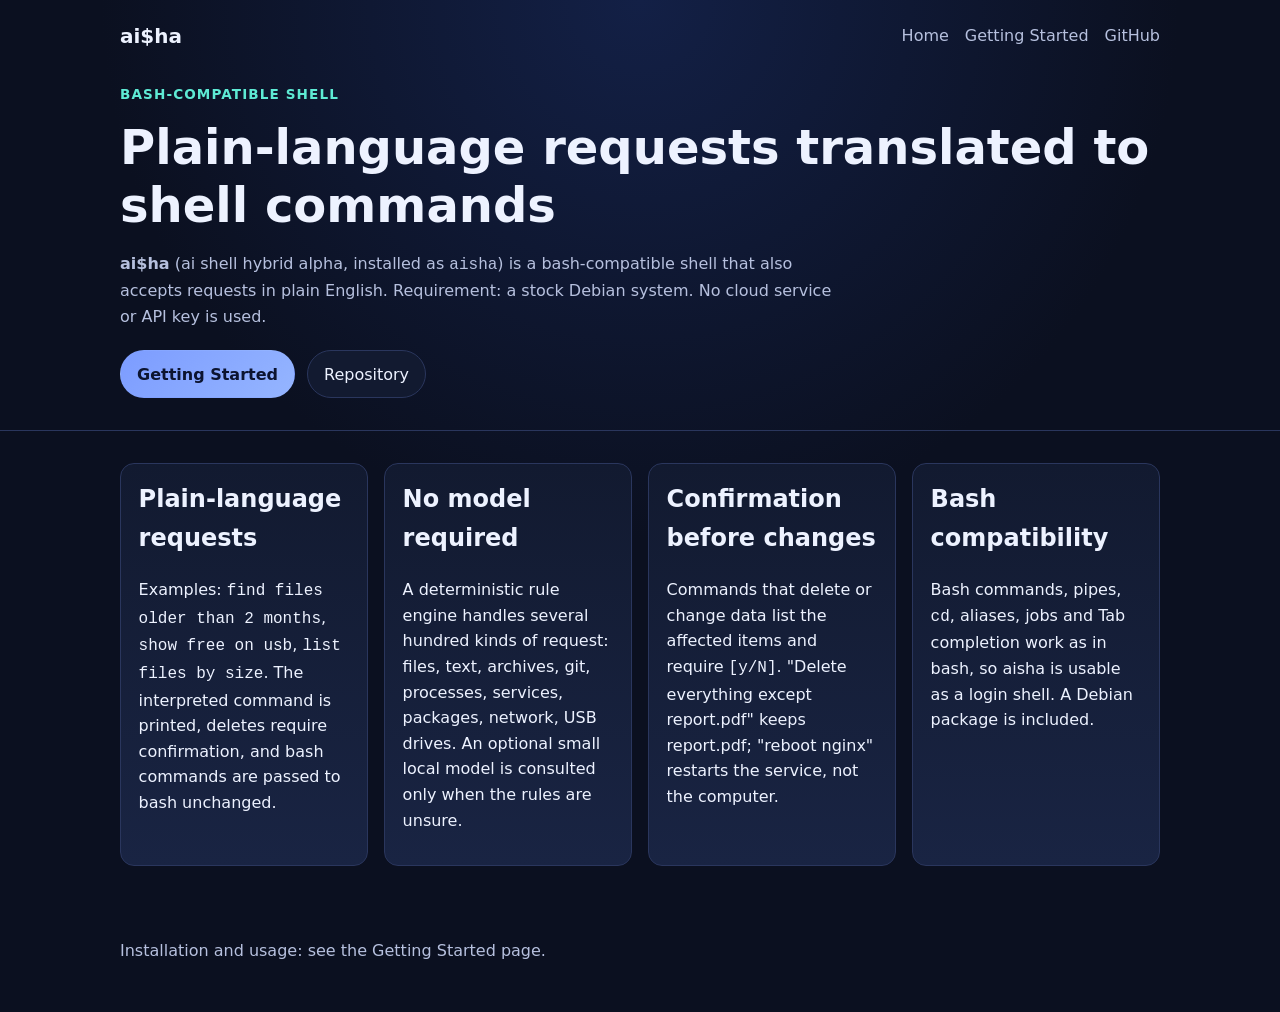
<file: index.html>
<!doctype html>
<html lang="en">
<head>
  <meta charset="utf-8" />
  <meta name="viewport" content="width=device-width, initial-scale=1" />
  <title>ai$ha • ai shell hybrid alpha</title>
  <meta name="description" content="ai$ha (ai shell hybrid alpha): a bash-compatible shell that translates plain-language requests into shell commands, locally, without a cloud service or API key." />
  <link rel="stylesheet" href="styles.css" />
</head>
<body>
  <header class="hero">
    <nav class="nav container">
      <a class="brand" href="index.html">ai$ha</a>
      <div class="links">
        <a href="index.html">Home</a>
        <a href="pages/getting-started.html">Getting Started</a>
        <a href="https://github.com/jugih-official/aisha" target="_blank" rel="noopener">GitHub</a>
      </div>
    </nav>

    <section class="container hero-content">
      <p class="eyebrow">Bash-compatible shell</p>
      <h1>Plain-language requests translated to shell commands</h1>
      <p class="subtitle">
        <strong>ai$ha</strong> (ai shell hybrid alpha, installed as <code>aisha</code>) is a bash-compatible shell that
        also accepts requests in plain English. Requirement: a stock Debian system. No cloud service or API key is used.
      </p>
      <div class="cta-row">
        <a class="button primary" href="pages/getting-started.html">Getting Started</a>
        <a class="button" href="https://github.com/jugih-official/aisha" target="_blank" rel="noopener">Repository</a>
      </div>
    </section>
  </header>

  <main class="container grid">
    <article class="card">
      <h2>Plain-language requests</h2>
      <p>Examples: <code>find files older than 2 months</code>, <code>show free on usb</code>, <code>list files by size</code>.
      The interpreted command is printed, deletes require confirmation, and bash commands are passed to bash unchanged.</p>
    </article>
    <article class="card">
      <h2>No model required</h2>
      <p>A deterministic rule engine handles several hundred kinds of request: files, text, archives, git, processes,
      services, packages, network, USB drives. An optional small local model is consulted only when the rules are unsure.</p>
    </article>
    <article class="card">
      <h2>Confirmation before changes</h2>
      <p>Commands that delete or change data list the affected items and require <code>[y/N]</code>.
      "Delete everything except report.pdf" keeps report.pdf; "reboot nginx" restarts the service, not the computer.</p>
    </article>
    <article class="card">
      <h2>Bash compatibility</h2>
      <p>Bash commands, pipes, <code>cd</code>, aliases, jobs and Tab completion work as in bash, so aisha is usable as a
      login shell. A Debian package is included.</p>
    </article>
  </main>

  <footer class="footer container">
    <p>Installation and usage: see the Getting Started page.</p>
  </footer>
</body>
</html>
</file>
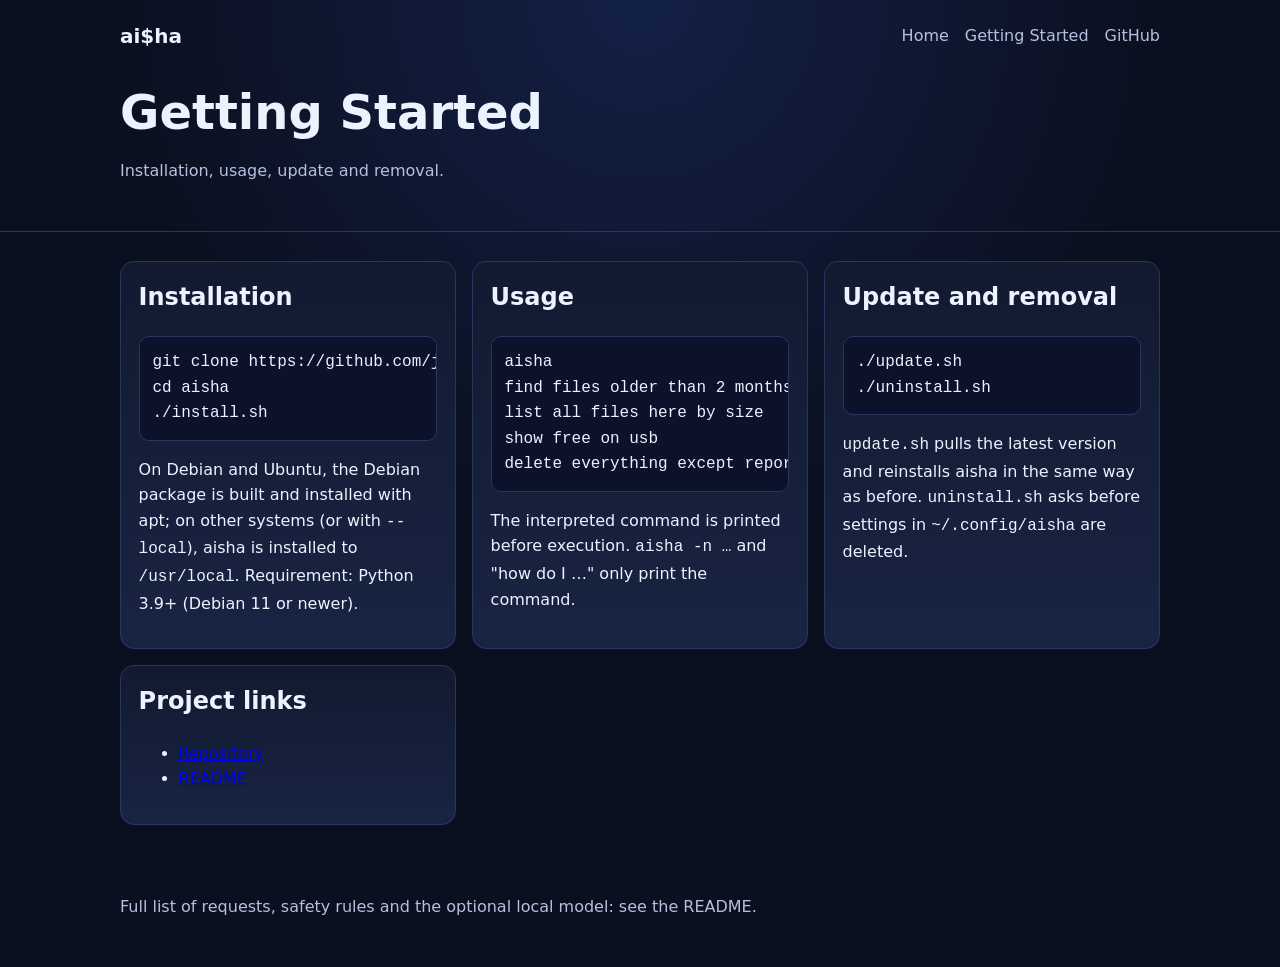
<file: pages/getting-started.html>
<!doctype html>
<html lang="en">
<head>
  <meta charset="utf-8" />
  <meta name="viewport" content="width=device-width, initial-scale=1" />
  <title>ai$ha • Getting Started</title>
  <meta name="description" content="Installation and usage of ai$ha (ai shell hybrid alpha)." />
  <link rel="stylesheet" href="../styles.css" />
</head>
<body>
  <header class="subhero">
    <nav class="nav container">
      <a class="brand" href="../index.html">ai$ha</a>
      <div class="links">
        <a href="../index.html">Home</a>
        <a href="getting-started.html">Getting Started</a>
        <a href="https://github.com/jugih-official/aisha" target="_blank" rel="noopener">GitHub</a>
      </div>
    </nav>
    <section class="container">
      <h1>Getting Started</h1>
      <p class="subtitle">Installation, usage, update and removal.</p>
    </section>
  </header>

  <main class="container two-col">
    <section class="card">
      <h2>Installation</h2>
      <pre><code>git clone https://github.com/jugih-official/aisha.git
cd aisha
./install.sh</code></pre>
      <p>On Debian and Ubuntu, the Debian package is built and installed with apt; on other systems (or with
      <code>--local</code>), aisha is installed to <code>/usr/local</code>. Requirement: Python 3.9+ (Debian 11 or newer).</p>
    </section>

    <section class="card">
      <h2>Usage</h2>
      <pre><code>aisha
find files older than 2 months
list all files here by size
show free on usb
delete everything except report.pdf</code></pre>
      <p>The interpreted command is printed before execution. <code>aisha -n …</code> and "how do I …" only print the command.</p>
    </section>

    <section class="card">
      <h2>Update and removal</h2>
      <pre><code>./update.sh
./uninstall.sh</code></pre>
      <p><code>update.sh</code> pulls the latest version and reinstalls aisha in the same way as before.
      <code>uninstall.sh</code> asks before settings in <code>~/.config/aisha</code> are deleted.</p>
    </section>

    <section class="card">
      <h2>Project links</h2>
      <ul>
        <li><a href="https://github.com/jugih-official/aisha" target="_blank" rel="noopener">Repository</a></li>
        <li><a href="../README.md">README</a></li>
      </ul>
    </section>
  </main>

  <footer class="footer container">
    <p>Full list of requests, safety rules and the optional local model: see the README.</p>
  </footer>
</body>
</html>
</file>
<file: styles.css>
:root {
  --bg: #0b1020;
  --panel: #121a30;
  --panel-soft: #192443;
  --text: #edf2ff;
  --muted: #b6c0de;
  --accent: #7c9cff;
  --accent-2: #5eead4;
  --border: #2a365d;
}

* {
  box-sizing: border-box;
}

body {
  margin: 0;
  font-family: Inter, ui-sans-serif, system-ui, -apple-system, Segoe UI, Roboto, Helvetica, Arial, sans-serif;
  background: radial-gradient(circle at top, #132046 0%, var(--bg) 45%);
  color: var(--text);
  line-height: 1.6;
}

.container {
  width: min(1040px, calc(100% - 2rem));
  margin-inline: auto;
}

.hero,
.subhero {
  padding: 1.25rem 0 2rem;
  border-bottom: 1px solid var(--border);
}

.nav {
  display: flex;
  justify-content: space-between;
  align-items: center;
  gap: 1rem;
  margin-bottom: 2rem;
}

.brand {
  font-size: 1.25rem;
  font-weight: 700;
  color: var(--text);
  text-decoration: none;
}

.links {
  display: flex;
  gap: 1rem;
}

.links a {
  color: var(--muted);
  text-decoration: none;
}

.links a:hover {
  color: var(--text);
}

.hero-content h1,
.subhero h1 {
  font-size: clamp(1.9rem, 4vw, 3rem);
  line-height: 1.2;
  margin: 0.25rem 0 0.8rem;
}

.eyebrow {
  color: var(--accent-2);
  text-transform: uppercase;
  letter-spacing: 0.08em;
  font-weight: 600;
  font-size: 0.85rem;
}

.subtitle {
  color: var(--muted);
  max-width: 70ch;
}

.cta-row {
  display: flex;
  flex-wrap: wrap;
  gap: 0.75rem;
  margin-top: 1.3rem;
}

.button {
  display: inline-block;
  border: 1px solid var(--border);
  color: var(--text);
  text-decoration: none;
  padding: 0.65rem 1rem;
  border-radius: 999px;
  background: var(--panel);
}

.button.primary {
  background: linear-gradient(135deg, var(--accent), #95b5ff);
  color: #0c1430;
  border-color: transparent;
  font-weight: 700;
}

.grid {
  display: grid;
  grid-template-columns: repeat(auto-fit, minmax(220px, 1fr));
  gap: 1rem;
  padding: 2rem 0;
}

.two-col {
  display: grid;
  grid-template-columns: repeat(auto-fit, minmax(280px, 1fr));
  gap: 1rem;
  padding: 1.8rem 0;
}

.card {
  background: linear-gradient(180deg, var(--panel), var(--panel-soft));
  border: 1px solid var(--border);
  border-radius: 14px;
  padding: 1rem 1.1rem;
}

.card h2 {
  margin-top: 0;
}

code,
pre {
  font-family: ui-monospace, SFMono-Regular, Menlo, Monaco, Consolas, Liberation Mono, monospace;
}

pre {
  background: #0b1229;
  border: 1px solid var(--border);
  border-radius: 10px;
  padding: 0.8rem;
  overflow-x: auto;
}

.footer {
  padding: 1.5rem 0 2rem;
  color: var(--muted);
}

@media (max-width: 700px) {
  .nav {
    flex-direction: column;
    align-items: flex-start;
  }

  .links {
    flex-wrap: wrap;
  }
}
</file>
